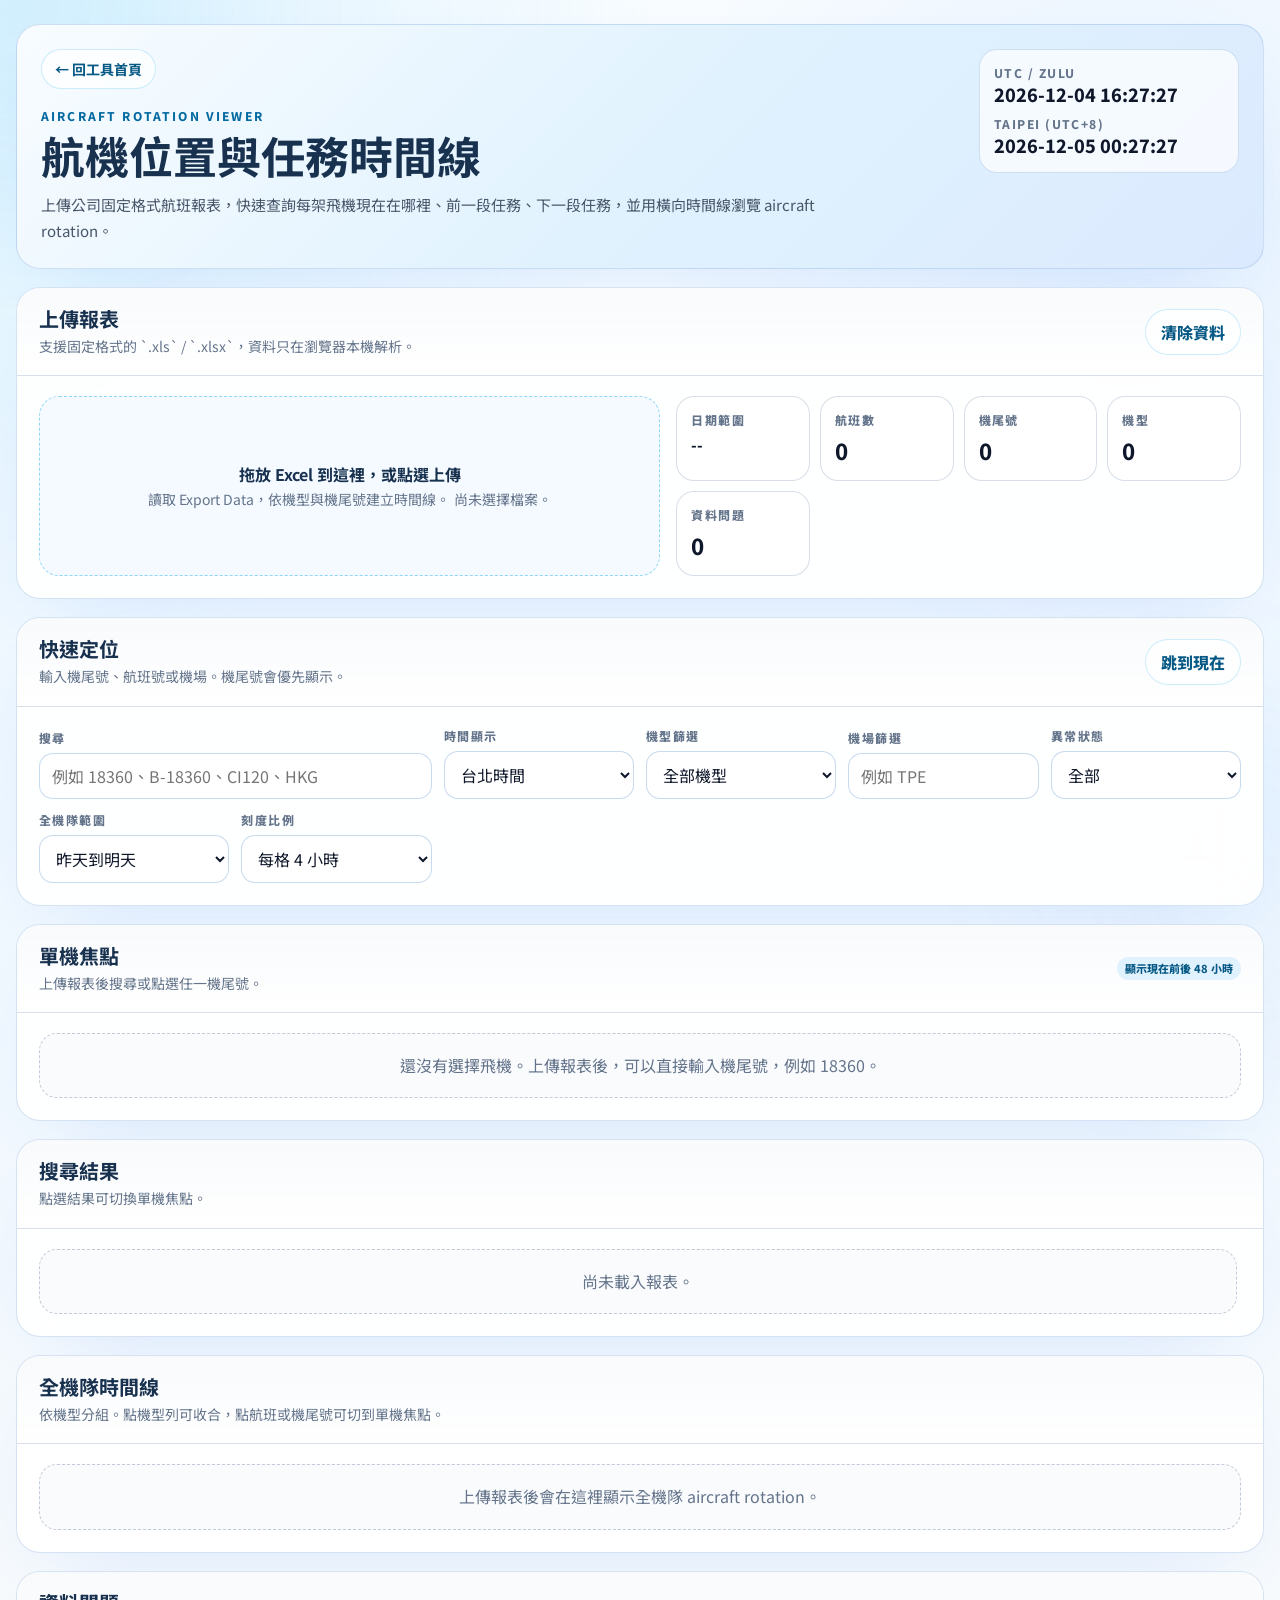
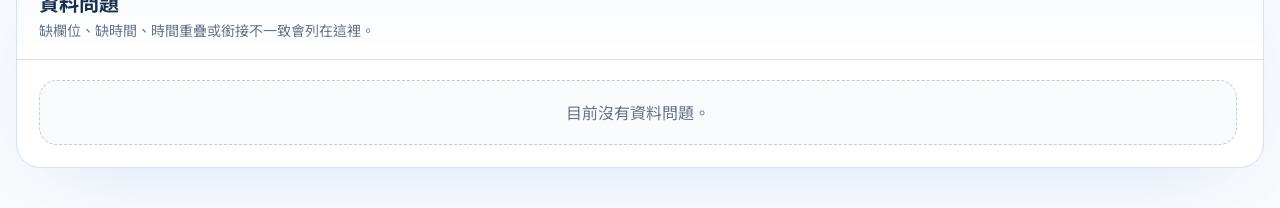
<file: aircraft_timeline.html>
<!DOCTYPE html>
<html lang="zh-Hant">
<head>
  <meta charset="UTF-8" />
  <meta name="viewport" content="width=device-width, initial-scale=1.0" />
  <title>航機位置與任務時間線</title>
  <link rel="preconnect" href="https://fonts.googleapis.com" />
  <link rel="preconnect" href="https://fonts.gstatic.com" crossorigin />
  <link href="https://fonts.googleapis.com/css2?family=Noto+Sans+TC:wght@400;500;600;700;800&display=swap" rel="stylesheet" />
  <script src="./vendor/sheet-parser.js"></script>
  <style>
    :root {
      --bg: #f5f9ff;
      --panel: rgba(255, 255, 255, 0.92);
      --panel-soft: rgba(248, 252, 255, 0.95);
      --line: rgba(125, 166, 214, 0.32);
      --line-strong: rgba(87, 140, 205, 0.5);
      --text: #17314f;
      --muted: #64748b;
      --accent: #0ea5e9;
      --accent-strong: #0369a1;
      --ok: #0284c7;
      --warn: #d97706;
      --danger: #dc2626;
      --plan: #64748b;
      --shadow: 0 28px 80px -44px rgba(59, 130, 246, 0.24);
      --radius: 24px;
    }

    * { box-sizing: border-box; }

    html, body {
      margin: 0;
      min-height: 100%;
      font-family: "Noto Sans TC", "PingFang TC", "Microsoft JhengHei", sans-serif;
      color: var(--text);
      background:
        radial-gradient(circle at top left, rgba(125, 211, 252, 0.24), transparent 30%),
        radial-gradient(circle at 88% 12%, rgba(191, 219, 254, 0.3), transparent 24%),
        linear-gradient(180deg, #f8fcff 0%, #eef7ff 42%, #f8fafc 100%);
    }

    body::before,
    body::after {
      content: "";
      position: fixed;
      width: 22rem;
      height: 22rem;
      border-radius: 999px;
      filter: blur(88px);
      pointer-events: none;
      z-index: 0;
      opacity: 0.25;
    }

    body::before {
      top: -10rem;
      left: -8rem;
      background: rgba(56, 189, 248, 0.25);
    }

    body::after {
      right: -8rem;
      bottom: -10rem;
      background: rgba(96, 165, 250, 0.2);
    }

    button,
    input,
    select {
      font: inherit;
    }

    button {
      cursor: pointer;
      border: 0;
    }

    .page {
      position: relative;
      z-index: 1;
      width: min(1680px, calc(100vw - 32px));
      margin: 0 auto;
      padding: 24px 0 40px;
      display: grid;
      gap: 18px;
    }

    .hero,
    .panel {
      border: 1px solid var(--line);
      background: var(--panel);
      border-radius: var(--radius);
      box-shadow: var(--shadow);
      backdrop-filter: blur(18px);
      overflow: hidden;
    }

    .hero {
      background: linear-gradient(135deg, #f8fcff 0%, #e0f2fe 52%, #dbeafe 100%);
      padding: 24px;
    }

    .hero-top {
      display: flex;
      align-items: flex-start;
      justify-content: space-between;
      gap: 18px;
      flex-wrap: wrap;
    }

    .back-link {
      display: inline-flex;
      align-items: center;
      gap: 8px;
      color: #075985;
      text-decoration: none;
      font-weight: 700;
      font-size: 14px;
      border: 1px solid rgba(14, 165, 233, 0.2);
      background: rgba(255, 255, 255, 0.68);
      border-radius: 999px;
      padding: 9px 13px;
    }

    .eyebrow {
      margin: 18px 0 8px;
      color: #0369a1;
      text-transform: uppercase;
      letter-spacing: 0.18em;
      font-size: 12px;
      font-weight: 800;
    }

    h1 {
      margin: 0;
      font-size: clamp(28px, 4vw, 44px);
      line-height: 1.08;
      letter-spacing: 0;
    }

    .subtitle {
      max-width: 840px;
      margin: 12px 0 0;
      color: #475569;
      line-height: 1.75;
      font-size: 15px;
    }

    .hero-clock {
      min-width: 260px;
      border: 1px solid rgba(125, 166, 214, 0.32);
      background: rgba(255, 255, 255, 0.7);
      border-radius: 18px;
      padding: 14px;
      display: grid;
      gap: 8px;
    }

    .clock-label,
    .field-label,
    .metric-label {
      color: #64748b;
      font-size: 12px;
      font-weight: 800;
      letter-spacing: 0.12em;
      text-transform: uppercase;
    }

    .clock-value {
      font-size: 18px;
      font-weight: 800;
      color: #0f172a;
    }

    .panel-header {
      padding: 18px 22px;
      border-bottom: 1px solid rgba(203, 213, 225, 0.7);
      background: linear-gradient(180deg, rgba(248, 250, 252, 0.98), rgba(255, 255, 255, 0.82));
      display: flex;
      align-items: center;
      justify-content: space-between;
      gap: 12px;
      flex-wrap: wrap;
    }

    .panel-title {
      margin: 0;
      font-size: 20px;
      line-height: 1.25;
    }

    .panel-copy {
      margin: 4px 0 0;
      color: var(--muted);
      line-height: 1.6;
      font-size: 14px;
    }

    .panel-body {
      padding: 20px 22px 22px;
    }

    .upload-grid {
      display: grid;
      grid-template-columns: minmax(280px, 1.1fr) minmax(280px, 1fr);
      gap: 16px;
      align-items: stretch;
    }

    .dropzone {
      border: 1.5px dashed rgba(14, 165, 233, 0.42);
      background: rgba(240, 249, 255, 0.72);
      border-radius: 20px;
      padding: 20px;
      min-height: 170px;
      display: grid;
      place-items: center;
      text-align: center;
      transition: border-color 180ms ease, background-color 180ms ease, transform 180ms ease;
    }

    .dropzone.is-dragging {
      border-color: rgba(2, 132, 199, 0.8);
      background: rgba(224, 242, 254, 0.95);
      transform: translateY(-1px);
    }

    .file-input {
      position: absolute;
      inline-size: 1px;
      block-size: 1px;
      opacity: 0;
      pointer-events: none;
    }

    .primary-button,
    .secondary-button,
    .chip-button {
      display: inline-flex;
      align-items: center;
      justify-content: center;
      gap: 8px;
      border-radius: 999px;
      font-weight: 800;
      transition: transform 180ms ease, box-shadow 180ms ease, background-color 180ms ease;
      white-space: nowrap;
    }

    .primary-button {
      padding: 11px 18px;
      color: white;
      background: linear-gradient(135deg, #0284c7, #2563eb);
      box-shadow: 0 18px 40px -24px rgba(37, 99, 235, 0.72);
    }

    .secondary-button,
    .chip-button {
      color: #075985;
      background: rgba(255, 255, 255, 0.82);
      border: 1px solid rgba(14, 165, 233, 0.2);
    }

    .secondary-button {
      padding: 10px 15px;
    }

    .chip-button {
      padding: 8px 12px;
      font-size: 13px;
    }

    .chip-button.is-active {
      color: white;
      background: #0284c7;
      border-color: #0284c7;
    }

    .primary-button:hover,
    .secondary-button:hover,
    .chip-button:hover {
      transform: translateY(-1px);
    }

    .status-line {
      margin: 12px 0 0;
      min-height: 22px;
      color: var(--muted);
      font-size: 14px;
      line-height: 1.55;
    }

    .status-line.ok { color: #0369a1; font-weight: 700; }
    .status-line.warn { color: #b45309; font-weight: 700; }
    .status-line.danger { color: #b91c1c; font-weight: 700; }

    .metrics-grid {
      display: grid;
      grid-template-columns: repeat(4, minmax(0, 1fr));
      gap: 10px;
    }

    .metric-card {
      border: 1px solid rgba(203, 213, 225, 0.75);
      background: rgba(255, 255, 255, 0.74);
      border-radius: 18px;
      padding: 14px;
      min-width: 0;
    }

    .metric-value {
      margin-top: 6px;
      font-size: 22px;
      font-weight: 800;
      color: #0f172a;
    }

    .controls-grid {
      display: grid;
      grid-template-columns: repeat(auto-fit, minmax(170px, 1fr));
      gap: 12px;
      align-items: end;
    }

    .controls-grid .field:first-child {
      grid-column: span 2;
    }

    .field {
      display: grid;
      gap: 7px;
    }

    .input,
    .select {
      width: 100%;
      min-height: 44px;
      border: 1px solid rgba(125, 166, 214, 0.42);
      border-radius: 14px;
      background: rgba(255, 255, 255, 0.9);
      color: #0f172a;
      padding: 10px 12px;
      outline: 0;
      transition: border-color 180ms ease, box-shadow 180ms ease;
    }

    .input:focus,
    .select:focus {
      border-color: rgba(14, 165, 233, 0.72);
      box-shadow: 0 0 0 4px rgba(14, 165, 233, 0.12);
    }

    .focus-layout {
      display: grid;
      grid-template-columns: minmax(320px, 0.76fr) minmax(0, 1.24fr);
      gap: 16px;
    }

    .status-card {
      border: 1px solid rgba(203, 213, 225, 0.75);
      background: var(--panel-soft);
      border-radius: 20px;
      padding: 18px;
      display: grid;
      gap: 14px;
    }

    .tail-heading {
      display: flex;
      align-items: center;
      justify-content: space-between;
      gap: 12px;
      flex-wrap: wrap;
    }

    .tail-number {
      font-size: clamp(28px, 4vw, 42px);
      line-height: 1;
      font-weight: 800;
      color: #0f172a;
    }

    .type-pill,
    .status-pill,
    .source-pill {
      display: inline-flex;
      align-items: center;
      border-radius: 999px;
      font-weight: 800;
      line-height: 1;
      white-space: nowrap;
    }

    .type-pill {
      color: #075985;
      background: #e0f2fe;
      padding: 8px 10px;
      font-size: 13px;
    }

    .status-pill {
      padding: 9px 11px;
      font-size: 13px;
    }

    .status-pill.ground { color: #0369a1; background: #e0f2fe; }
    .status-pill.flight { color: #166534; background: #dcfce7; }
    .status-pill.warn { color: #92400e; background: #fef3c7; }
    .status-pill.outside { color: #475569; background: #e2e8f0; }

    .status-text {
      margin: 0;
      font-size: 18px;
      line-height: 1.55;
      color: #0f172a;
      font-weight: 800;
    }

    .task-grid {
      display: grid;
      gap: 10px;
    }

    .task-card {
      border: 1px solid rgba(203, 213, 225, 0.75);
      background: rgba(255, 255, 255, 0.82);
      border-radius: 16px;
      padding: 13px;
    }

    .task-label {
      color: var(--muted);
      font-size: 12px;
      font-weight: 800;
      letter-spacing: 0.12em;
      text-transform: uppercase;
      margin-bottom: 7px;
    }

    .task-main {
      color: #0f172a;
      font-weight: 800;
      font-size: 15px;
      line-height: 1.4;
    }

    .task-sub {
      margin-top: 5px;
      color: #64748b;
      font-size: 13px;
      line-height: 1.55;
    }

    .timeline-shell {
      border: 1px solid rgba(203, 213, 225, 0.75);
      background: rgba(255, 255, 255, 0.76);
      border-radius: 20px;
      overflow: hidden;
      min-width: 0;
    }

    .timeline-toolbar {
      display: flex;
      align-items: center;
      justify-content: space-between;
      gap: 12px;
      flex-wrap: wrap;
      padding: 12px;
      border-bottom: 1px solid rgba(203, 213, 225, 0.7);
      background: rgba(248, 250, 252, 0.8);
    }

    .timeline-scroll {
      overflow-x: auto;
      overflow-y: hidden;
      scrollbar-width: thin;
      scrollbar-color: rgba(100, 116, 139, 0.35) transparent;
    }

    .timeline-canvas {
      position: relative;
      min-width: 880px;
      height: 190px;
      background: linear-gradient(180deg, rgba(248, 250, 252, 0.92), rgba(255, 255, 255, 0.96));
    }

    .axis {
      position: absolute;
      inset: 0 0 auto;
      height: 38px;
      border-bottom: 1px solid rgba(203, 213, 225, 0.72);
    }

    .axis-tick {
      position: absolute;
      top: 9px;
      transform: translateX(-50%);
      color: #64748b;
      font-size: 11px;
      font-weight: 700;
      white-space: nowrap;
    }

    .time-grid-line {
      position: absolute;
      top: 0;
      bottom: 0;
      width: 1px;
      background: rgba(148, 163, 184, 0.2);
      z-index: 1;
    }

    .time-grid-line.major {
      background: rgba(14, 165, 233, 0.34);
    }

    .time-grid-label {
      position: absolute;
      top: 9px;
      transform: translateX(-50%);
      color: #64748b;
      font-size: 11px;
      font-weight: 700;
      white-space: nowrap;
      z-index: 3;
    }

    .now-line {
      position: absolute;
      top: 0;
      bottom: 0;
      width: 2px;
      background: #ef4444;
      box-shadow: 0 0 0 3px rgba(239, 68, 68, 0.12);
      z-index: 8;
    }

    .flight-block,
    .ground-block {
      position: absolute;
      top: 64px;
      height: 48px;
      border-radius: 12px;
      overflow: hidden;
      display: flex;
      align-items: center;
      padding: 7px 9px;
      font-size: 12px;
      line-height: 1.2;
      white-space: nowrap;
    }

    .flight-block {
      color: white;
      background: linear-gradient(135deg, #0284c7, #2563eb);
      border: 1px solid rgba(255, 255, 255, 0.45);
      box-shadow: 0 18px 36px -28px rgba(37, 99, 235, 0.92);
      z-index: 4;
      cursor: default;
    }

    .flight-block.planned {
      color: #075985;
      background: rgba(224, 242, 254, 0.92);
      border: 1px dashed rgba(2, 132, 199, 0.55);
      box-shadow: none;
    }

    .flight-block.active {
      outline: 3px solid rgba(34, 197, 94, 0.35);
      background: linear-gradient(135deg, #059669, #0284c7);
    }

    .flight-block.issue {
      outline: 3px solid rgba(245, 158, 11, 0.28);
    }

    .ground-block {
      top: 122px;
      height: 30px;
      color: #475569;
      background: rgba(226, 232, 240, 0.72);
      border: 1px solid rgba(148, 163, 184, 0.35);
      justify-content: center;
      z-index: 2;
    }

    .block-title {
      font-weight: 800;
      overflow: hidden;
      text-overflow: ellipsis;
    }

    .block-sub {
      opacity: 0.88;
      overflow: hidden;
      text-overflow: ellipsis;
      margin-top: 2px;
    }

    .fleet-wrap {
      border: 1px solid rgba(203, 213, 225, 0.75);
      border-radius: 20px;
      overflow: auto;
      max-height: 620px;
      background: rgba(255, 255, 255, 0.82);
      scrollbar-width: thin;
    }

    .fleet-grid {
      display: grid;
      grid-template-columns: 168px minmax(900px, 1fr);
      min-width: 1080px;
    }

    .fleet-header {
      position: sticky;
      top: 0;
      z-index: 20;
      display: grid;
      grid-template-columns: 168px minmax(900px, 1fr);
      grid-column: 1 / -1;
    }

    .fleet-head-cell {
      min-height: 42px;
      border-bottom: 1px solid rgba(203, 213, 225, 0.8);
      background: #f8fafc;
      color: #475569;
      font-size: 12px;
      font-weight: 800;
      letter-spacing: 0.12em;
      text-transform: uppercase;
      display: flex;
      align-items: center;
      padding: 0 12px;
    }

    .fleet-axis-cell {
      position: relative;
      min-height: 42px;
      overflow: hidden;
      padding: 0;
    }

    .fleet-left {
      position: sticky;
      left: 0;
      z-index: 5;
      min-height: 44px;
      border-right: 1px solid rgba(203, 213, 225, 0.8);
      border-bottom: 1px solid rgba(226, 232, 240, 0.86);
      background: rgba(248, 250, 252, 0.96);
      display: flex;
      align-items: center;
      gap: 8px;
      padding: 0 10px;
      font-size: 13px;
      font-weight: 800;
    }

    .fleet-left.type-row {
      color: #075985;
      background: #e0f2fe;
      min-height: 36px;
      cursor: pointer;
    }

    .fleet-row {
      position: relative;
      min-height: 44px;
      border-bottom: 1px solid rgba(226, 232, 240, 0.86);
      background: rgba(255, 255, 255, 0.96);
    }

    .fleet-row.type-row {
      min-height: 36px;
      background: #eff6ff;
    }

    .mini-block {
      position: absolute;
      top: 8px;
      height: 28px;
      border-radius: 9px;
      color: white;
      background: #0284c7;
      padding: 5px 7px;
      font-size: 11px;
      font-weight: 800;
      overflow: hidden;
      text-overflow: ellipsis;
      white-space: nowrap;
      cursor: pointer;
    }

    .mini-block.planned {
      color: #075985;
      background: #e0f2fe;
      border: 1px dashed rgba(2, 132, 199, 0.52);
    }

    .mini-block.active {
      background: #059669;
    }

    .mini-block.issue {
      box-shadow: 0 0 0 2px rgba(245, 158, 11, 0.35);
    }

    .flight-tooltip {
      position: fixed;
      z-index: 80;
      max-width: min(320px, calc(100vw - 28px));
      border: 1px solid rgba(14, 165, 233, 0.28);
      border-radius: 14px;
      background: rgba(15, 23, 42, 0.94);
      color: white;
      box-shadow: 0 22px 48px -28px rgba(15, 23, 42, 0.7);
      padding: 10px 12px;
      font-size: 13px;
      line-height: 1.55;
      white-space: pre-line;
      pointer-events: none;
      opacity: 0;
      transform: translate3d(0, 4px, 0);
      transition: opacity 90ms ease, transform 90ms ease;
    }

    .flight-tooltip.is-visible {
      opacity: 1;
      transform: translate3d(0, 0, 0);
    }

    .fleet-now {
      position: absolute;
      top: 0;
      bottom: 0;
      width: 2px;
      background: rgba(239, 68, 68, 0.9);
      z-index: 2;
    }

    .results-list,
    .issues-list {
      display: grid;
      gap: 8px;
      max-height: 240px;
      overflow: auto;
      padding-right: 4px;
    }

    .result-item,
    .issue-item {
      border: 1px solid rgba(203, 213, 225, 0.75);
      border-radius: 14px;
      background: rgba(255, 255, 255, 0.82);
      padding: 10px 12px;
      display: flex;
      align-items: center;
      justify-content: space-between;
      gap: 10px;
      text-align: left;
      width: 100%;
    }

    .result-item:hover {
      border-color: rgba(14, 165, 233, 0.42);
      background: #f0f9ff;
    }

    .result-main,
    .issue-main {
      color: #0f172a;
      font-weight: 800;
      line-height: 1.35;
    }

    .result-sub,
    .issue-sub {
      margin-top: 3px;
      color: #64748b;
      font-size: 12px;
      line-height: 1.45;
    }

    .source-pill {
      padding: 6px 8px;
      font-size: 11px;
      color: #075985;
      background: #e0f2fe;
    }

    .empty-state {
      border: 1px dashed rgba(148, 163, 184, 0.55);
      border-radius: 18px;
      background: rgba(248, 250, 252, 0.72);
      color: #64748b;
      padding: 18px;
      line-height: 1.7;
      text-align: center;
    }

    .hidden {
      display: none !important;
    }

    @media (max-width: 1100px) {
      .upload-grid,
      .focus-layout,
      .controls-grid {
        grid-template-columns: 1fr;
      }

      .metrics-grid {
        grid-template-columns: repeat(2, minmax(0, 1fr));
      }
    }

    @media (max-width: 640px) {
      .page {
        width: min(100% - 20px, 1680px);
        padding-top: 12px;
      }

      .hero,
      .panel {
        border-radius: 18px;
      }

      .panel-header,
      .panel-body,
      .hero {
        padding-left: 14px;
        padding-right: 14px;
      }

      .metrics-grid {
        grid-template-columns: 1fr;
      }

      .hero-clock {
        min-width: 100%;
      }
    }
  </style>
</head>
<body>
  <div class="page">
    <header class="hero">
      <div class="hero-top">
        <div>
          <a class="back-link" href="./index.html">← 回工具首頁</a>
          <div class="eyebrow">Aircraft Rotation Viewer</div>
          <h1>航機位置與任務時間線</h1>
          <p class="subtitle">上傳公司固定格式航班報表，快速查詢每架飛機現在在哪裡、前一段任務、下一段任務，並用橫向時間線瀏覽 aircraft rotation。</p>
        </div>
        <div class="hero-clock">
          <div>
            <div class="clock-label">UTC / Zulu</div>
            <div id="utcClock" class="clock-value">--:--:--</div>
          </div>
          <div>
            <div class="clock-label">Taipei (UTC+8)</div>
            <div id="taipeiClock" class="clock-value">--:--:--</div>
          </div>
        </div>
      </div>
    </header>

    <section class="panel">
      <div class="panel-header">
        <div>
          <h2 class="panel-title">上傳報表</h2>
          <p class="panel-copy">支援固定格式的 `.xls` / `.xlsx`，資料只在瀏覽器本機解析。</p>
        </div>
        <button id="resetButton" class="secondary-button" type="button">清除資料</button>
      </div>
      <div class="panel-body">
        <div class="upload-grid">
          <label id="dropzone" class="dropzone" for="fileInput">
            <input id="fileInput" class="file-input" type="file" accept=".xls,.xlsx,.xlsm,application/vnd.ms-excel,application/vnd.openxmlformats-officedocument.spreadsheetml.sheet" />
            <span>
              <strong>拖放 Excel 到這裡，或點選上傳</strong><br />
              <span style="color:#64748b;font-size:14px;">讀取 Export Data，依機型與機尾號建立時間線。</span>
              <span id="uploadStatus" class="status-line">尚未選擇檔案。</span>
            </span>
          </label>

          <div class="metrics-grid" aria-live="polite">
            <div class="metric-card">
              <div class="metric-label">日期範圍</div>
              <div id="metricRange" class="metric-value" style="font-size:15px;line-height:1.45;">--</div>
            </div>
            <div class="metric-card">
              <div class="metric-label">航班數</div>
              <div id="metricFlights" class="metric-value">0</div>
            </div>
            <div class="metric-card">
              <div class="metric-label">機尾號</div>
              <div id="metricTails" class="metric-value">0</div>
            </div>
            <div class="metric-card">
              <div class="metric-label">機型</div>
              <div id="metricTypes" class="metric-value">0</div>
            </div>
            <div class="metric-card">
              <div class="metric-label">資料問題</div>
              <div id="metricIssues" class="metric-value">0</div>
            </div>
          </div>
        </div>
      </div>
    </section>

    <section class="panel">
      <div class="panel-header">
        <div>
          <h2 class="panel-title">快速定位</h2>
          <p class="panel-copy">輸入機尾號、航班號或機場。機尾號會優先顯示。</p>
        </div>
        <button id="jumpNowButton" class="secondary-button" type="button">跳到現在</button>
      </div>
      <div class="panel-body">
        <div class="controls-grid">
          <div class="field">
            <label class="field-label" for="searchInput">搜尋</label>
            <input id="searchInput" class="input" type="search" placeholder="例如 18360、B-18360、CI120、HKG" autocomplete="off" />
          </div>
          <div class="field">
            <label class="field-label" for="timeModeSelect">時間顯示</label>
            <select id="timeModeSelect" class="select">
              <option value="taipei">台北時間</option>
              <option value="utc">UTC</option>
              <option value="local">報表 Local</option>
            </select>
          </div>
          <div class="field">
            <label class="field-label" for="typeFilter">機型篩選</label>
            <select id="typeFilter" class="select">
              <option value="">全部機型</option>
            </select>
          </div>
          <div class="field">
            <label class="field-label" for="airportFilter">機場篩選</label>
            <input id="airportFilter" class="input" type="text" placeholder="例如 TPE" />
          </div>
          <div class="field">
            <label class="field-label" for="issueFilter">異常狀態</label>
            <select id="issueFilter" class="select">
              <option value="">全部</option>
              <option value="issues">只看異常</option>
            </select>
          </div>
          <div class="field">
            <label class="field-label" for="fleetWindowSelect">全機隊範圍</label>
            <select id="fleetWindowSelect" class="select">
              <option value="threeDays">昨天到明天</option>
              <option value="today">今天</option>
              <option value="tomorrow">明天</option>
              <option value="report">全報表</option>
            </select>
          </div>
          <div class="field">
            <label class="field-label" for="timeScaleSelect">刻度比例</label>
            <select id="timeScaleSelect" class="select">
              <option value="2">每格 2 小時</option>
              <option value="4" selected>每格 4 小時</option>
              <option value="6">每格 6 小時</option>
            </select>
          </div>
        </div>
      </div>
    </section>

    <section class="panel" id="focusPanel">
      <div class="panel-header">
        <div>
          <h2 class="panel-title">單機焦點</h2>
          <p id="focusHint" class="panel-copy">上傳報表後搜尋或點選任一機尾號。</p>
        </div>
        <div class="source-pill">顯示現在前後 48 小時</div>
      </div>
      <div class="panel-body">
        <div id="emptyFocus" class="empty-state">還沒有選擇飛機。上傳報表後，可以直接輸入機尾號，例如 18360。</div>
        <div id="focusContent" class="focus-layout hidden">
          <aside class="status-card">
            <div class="tail-heading">
              <div>
                <div id="focusTail" class="tail-number">B------</div>
                <div id="focusType" class="type-pill" style="margin-top:10px;">--</div>
              </div>
              <div id="focusStatusPill" class="status-pill outside">--</div>
            </div>
            <p id="focusStatusText" class="status-text">--</p>
            <div class="task-grid">
              <div class="task-card">
                <div class="task-label">前一段任務</div>
                <div id="prevTask" class="task-main">--</div>
                <div id="prevTaskSub" class="task-sub"></div>
              </div>
              <div class="task-card">
                <div class="task-label">目前任務</div>
                <div id="currentTask" class="task-main">--</div>
                <div id="currentTaskSub" class="task-sub"></div>
              </div>
              <div class="task-card">
                <div class="task-label">下一段任務</div>
                <div id="nextTask" class="task-main">--</div>
                <div id="nextTaskSub" class="task-sub"></div>
              </div>
            </div>
          </aside>
          <div class="timeline-shell">
            <div class="timeline-toolbar">
              <strong>單機時間線</strong>
              <span id="singleRangeLabel" style="color:#64748b;font-size:13px;">--</span>
            </div>
            <div class="timeline-scroll">
              <div id="singleTimeline" class="timeline-canvas"></div>
            </div>
          </div>
        </div>
      </div>
    </section>

    <section class="panel">
      <div class="panel-header">
        <div>
          <h2 class="panel-title">搜尋結果</h2>
          <p class="panel-copy">點選結果可切換單機焦點。</p>
        </div>
      </div>
      <div class="panel-body">
        <div id="resultsList" class="results-list">
          <div class="empty-state">尚無搜尋結果。</div>
        </div>
      </div>
    </section>

    <section class="panel">
      <div class="panel-header">
        <div>
          <h2 class="panel-title">全機隊時間線</h2>
          <p class="panel-copy">依機型分組。點機型列可收合，點航班或機尾號可切到單機焦點。</p>
        </div>
      </div>
      <div class="panel-body">
        <div id="fleetEmpty" class="empty-state">上傳報表後會在這裡顯示全機隊 aircraft rotation。</div>
        <div id="fleetWrap" class="fleet-wrap hidden">
          <div id="fleetGrid" class="fleet-grid"></div>
        </div>
      </div>
    </section>

    <section class="panel">
      <div class="panel-header">
        <div>
          <h2 class="panel-title">資料問題</h2>
          <p class="panel-copy">缺欄位、缺時間、時間重疊或銜接不一致會列在這裡。</p>
        </div>
      </div>
      <div class="panel-body">
        <div id="issuesList" class="issues-list">
          <div class="empty-state">尚無資料問題。</div>
        </div>
      </div>
    </section>
  </div>

  <div id="flightTooltip" class="flight-tooltip" role="tooltip" aria-hidden="true"></div>

  <script>
    const REQUIRED_COLUMNS = [
      "LATEST_EQP_CD",
      "LATEST_TAIL_NR",
      "ALN_CD",
      "FLT_NR",
      "LATEST_DEP_ARP_CD",
      "LATEST_ARV_ARP_CD",
      "SCH_ETD",
      "SCH_ETA",
      "ACTUAL_OFFBLOCKS",
      "ACTUAL_ONBLOCKS"
    ];

    const state = {
      flights: [],
      issues: [],
      byTail: new Map(),
      byType: new Map(),
      byFlight: new Map(),
      byAirport: new Map(),
      collapsedTypes: new Set(),
      selectedTail: "",
      fleetWindow: "threeDays",
      timeScaleHours: 4,
      timeMode: "taipei",
      reportMin: null,
      reportMax: null
    };

    const el = {
      utcClock: document.getElementById("utcClock"),
      taipeiClock: document.getElementById("taipeiClock"),
      fileInput: document.getElementById("fileInput"),
      dropzone: document.getElementById("dropzone"),
      uploadStatus: document.getElementById("uploadStatus"),
      resetButton: document.getElementById("resetButton"),
      metricRange: document.getElementById("metricRange"),
      metricFlights: document.getElementById("metricFlights"),
      metricTails: document.getElementById("metricTails"),
      metricTypes: document.getElementById("metricTypes"),
      metricIssues: document.getElementById("metricIssues"),
      searchInput: document.getElementById("searchInput"),
      timeModeSelect: document.getElementById("timeModeSelect"),
      typeFilter: document.getElementById("typeFilter"),
      airportFilter: document.getElementById("airportFilter"),
      issueFilter: document.getElementById("issueFilter"),
      fleetWindowSelect: document.getElementById("fleetWindowSelect"),
      timeScaleSelect: document.getElementById("timeScaleSelect"),
      jumpNowButton: document.getElementById("jumpNowButton"),
      emptyFocus: document.getElementById("emptyFocus"),
      focusContent: document.getElementById("focusContent"),
      focusHint: document.getElementById("focusHint"),
      focusTail: document.getElementById("focusTail"),
      focusType: document.getElementById("focusType"),
      focusStatusPill: document.getElementById("focusStatusPill"),
      focusStatusText: document.getElementById("focusStatusText"),
      prevTask: document.getElementById("prevTask"),
      prevTaskSub: document.getElementById("prevTaskSub"),
      currentTask: document.getElementById("currentTask"),
      currentTaskSub: document.getElementById("currentTaskSub"),
      nextTask: document.getElementById("nextTask"),
      nextTaskSub: document.getElementById("nextTaskSub"),
      singleTimeline: document.getElementById("singleTimeline"),
      singleRangeLabel: document.getElementById("singleRangeLabel"),
      resultsList: document.getElementById("resultsList"),
      fleetEmpty: document.getElementById("fleetEmpty"),
      fleetWrap: document.getElementById("fleetWrap"),
      fleetGrid: document.getElementById("fleetGrid"),
      issuesList: document.getElementById("issuesList"),
      flightTooltip: document.getElementById("flightTooltip")
    };

    function pad2(value) {
      return String(value).padStart(2, "0");
    }

    function formatClock(date, utcOffsetHours = 0) {
      const shifted = new Date(date.getTime() + utcOffsetHours * 60 * 60 * 1000);
      return `${shifted.getUTCFullYear()}-${pad2(shifted.getUTCMonth() + 1)}-${pad2(shifted.getUTCDate())} ${pad2(shifted.getUTCHours())}:${pad2(shifted.getUTCMinutes())}:${pad2(shifted.getUTCSeconds())}`;
    }

    function updateClocks() {
      const now = new Date();
      el.utcClock.textContent = formatClock(now, 0);
      el.taipeiClock.textContent = formatClock(now, 8);
    }

    function normalizeText(value) {
      if (value === null || value === undefined) return "";
      return String(value).trim();
    }

    function normalizeTail(value) {
      return normalizeText(value).replace(/^B[-\s]?/i, "").replace(/\s+/g, "").toUpperCase();
    }

    function displayTail(value) {
      const tail = normalizeTail(value);
      if (!tail) return "未分配";
      return tail.startsWith("B-") ? tail : `B-${tail}`;
    }

    function formatFlightNo(row) {
      const airline = normalizeText(row.ALN_CD);
      const nr = normalizeText(row.FLT_NR).padStart(4, "0");
      const suffix = normalizeText(row.OP_SUFFIX);
      return `${airline}${nr}${suffix}`.trim();
    }

    function normalizeFlightToken(value) {
      const token = normalizeText(value).toUpperCase().replace(/\s+/g, "");
      const match = token.match(/^([A-Z]+)0*(\d+)(.*)$/);
      if (!match) return token;
      return `${match[1]}${Number(match[2])}${match[3] || ""}`;
    }

    function formatDisplayFlightNo(flightNo) {
      return normalizeFlightToken(flightNo);
    }

    function buildFlightTooltip(flight, includeTail = false) {
      const depLabel = flight.actualOffblocksUtc ? "ATD" : "ETD";
      const arrLabel = flight.actualOnblocksUtc ? "ATA" : "ETA";
      const depTime = flight.actualOffblocksUtc || flight.scheduledDepUtc || flight.timelineStartUtc;
      const arrTime = flight.actualOnblocksUtc || flight.scheduledArrUtc || flight.timelineEndUtc;
      const depLocal = flight.actualOffblocksUtc ? flight.localTimes.actualOffblocks : flight.localTimes.scheduledDep;
      const arrLocal = flight.actualOnblocksUtc ? flight.localTimes.actualOnblocks : flight.localTimes.scheduledArr;
      const lines = [];
      if (includeTail) lines.push(`機尾號：${flight.tailNumberDisplay}`);
      lines.push(`航班：${formatDisplayFlightNo(flight.flightNo)}`);
      lines.push(`起飛站：${flight.dep}`);
      lines.push(`終點站：${flight.arr}`);
      lines.push(`${depLabel}：${formatDateTime(depTime, state.timeMode, depLocal)}`);
      lines.push(`${arrLabel}：${formatDateTime(arrTime, state.timeMode, arrLocal)}`);
      return lines.join("\n");
    }

    function positionFlightTooltip(event) {
      const tooltip = el.flightTooltip;
      if (!tooltip || !tooltip.classList.contains("is-visible")) return;
      const margin = 14;
      const offset = 14;
      const rect = tooltip.getBoundingClientRect();
      let left = event.clientX + offset;
      let top = event.clientY + offset;
      if (left + rect.width + margin > window.innerWidth) {
        left = event.clientX - rect.width - offset;
      }
      if (top + rect.height + margin > window.innerHeight) {
        top = event.clientY - rect.height - offset;
      }
      tooltip.style.left = `${Math.max(margin, left)}px`;
      tooltip.style.top = `${Math.max(margin, top)}px`;
    }

    function showFlightTooltip(event, target) {
      const tooltipText = target.dataset.tooltip;
      if (!tooltipText) return;
      el.flightTooltip.textContent = tooltipText;
      el.flightTooltip.setAttribute("aria-hidden", "false");
      el.flightTooltip.classList.add("is-visible");
      positionFlightTooltip(event);
    }

    function hideFlightTooltip() {
      el.flightTooltip.classList.remove("is-visible");
      el.flightTooltip.setAttribute("aria-hidden", "true");
    }

    function normalizeAircraftFamily(value) {
      const code = normalizeText(value).toUpperCase();
      const familyMap = {
        "32Q": "321",
        "A321": "321",
        "A320": "320",
        "33A": "330",
        "33C": "330",
        "333": "330",
        "A333": "330",
        "A332": "330",
        "359": "350",
        "35C": "350",
        "35D": "350",
        "A359": "350",
        "738": "737",
        "B738": "737",
        "B737F": "737",
        "77W": "777",
        "77X": "777",
        "B77W": "777",
        "B773": "777",
        "B772": "777",
        "B777": "777",
        "B777F": "777",
        "74Y": "747",
        "B744F": "747",
        "B748F": "747",
        "B767": "767",
        "B787": "787",
        "B789": "787",
        "B78X": "787"
      };
      return familyMap[code] || code || "UNKNOWN";
    }

    function parseDateValue(value) {
      if (!value && value !== 0) return null;
      if (typeof value === "number" && window.XLSX && XLSX.SSF) {
        const parsed = XLSX.SSF.parse_date_code(value);
        if (!parsed) return null;
        return new Date(Date.UTC(parsed.y, parsed.m - 1, parsed.d, parsed.H || 0, parsed.M || 0, Math.floor(parsed.S || 0)));
      }
      if (value instanceof Date && !Number.isNaN(value.getTime())) {
        return new Date(Date.UTC(
          value.getFullYear(),
          value.getMonth(),
          value.getDate(),
          value.getHours(),
          value.getMinutes(),
          value.getSeconds()
        ));
      }
      const text = normalizeText(value);
      if (!text) return null;
      const normalized = text
        .replace(/\//g, "-")
        .replace("T", " ")
        .replace(/\s+/g, " ")
        .trim();
      const match = normalized.match(/^(\d{4})-(\d{1,2})-(\d{1,2})(?:\s+(\d{1,2}):(\d{2})(?::(\d{2}))?)?$/);
      if (match) {
        const [, y, m, d, hh = "0", mm = "0", ss = "0"] = match;
        return new Date(Date.UTC(Number(y), Number(m) - 1, Number(d), Number(hh), Number(mm), Number(ss)));
      }
      const fallback = new Date(text);
      return Number.isNaN(fallback.getTime()) ? null : fallback;
    }

    function dateMs(date) {
      return date instanceof Date ? date.getTime() : Number.NaN;
    }

    function formatDateTime(date, mode = state.timeMode, localValue = null) {
      if (mode === "local" && localValue) {
        const localDate = parseDateValue(localValue);
        if (localDate) return `${pad2(localDate.getUTCMonth() + 1)}/${pad2(localDate.getUTCDate())} ${pad2(localDate.getUTCHours())}:${pad2(localDate.getUTCMinutes())}L`;
      }
      const offset = mode === "taipei" ? 8 : 0;
      const shifted = new Date(date.getTime() + offset * 60 * 60 * 1000);
      const suffix = mode === "taipei" ? "TPE" : "Z";
      return `${pad2(shifted.getUTCMonth() + 1)}/${pad2(shifted.getUTCDate())} ${pad2(shifted.getUTCHours())}:${pad2(shifted.getUTCMinutes())}${suffix}`;
    }

    function formatDuration(ms) {
      if (!Number.isFinite(ms) || ms < 0) return "--";
      const totalMinutes = Math.round(ms / 60000);
      const hours = Math.floor(totalMinutes / 60);
      const minutes = totalMinutes % 60;
      if (hours <= 0) return `${minutes}分`;
      return `${hours}小時${pad2(minutes)}分`;
    }

    function resetState() {
      state.flights = [];
      state.issues = [];
      state.byTail = new Map();
      state.byType = new Map();
      state.byFlight = new Map();
      state.byAirport = new Map();
      state.collapsedTypes = new Set();
      state.selectedTail = "";
      state.fleetWindow = "threeDays";
      state.timeScaleHours = 4;
      state.reportMin = null;
      state.reportMax = null;
      el.fileInput.value = "";
      el.uploadStatus.textContent = "尚未選擇檔案。";
      el.uploadStatus.className = "status-line";
      el.searchInput.value = "";
      el.airportFilter.value = "";
      el.issueFilter.value = "";
      el.fleetWindowSelect.value = "threeDays";
      el.timeScaleSelect.value = "4";
      renderAll();
    }

    function pushIndex(map, key, value) {
      if (!key) return;
      const normalized = String(key).toUpperCase();
      if (!map.has(normalized)) map.set(normalized, []);
      map.get(normalized).push(value);
    }

    function buildFlight(row, index) {
      const tailNumberRaw = normalizeTail(row.LATEST_TAIL_NR);
      const dep = normalizeText(row.LATEST_DEP_ARP_CD).toUpperCase();
      const arr = normalizeText(row.LATEST_ARV_ARP_CD).toUpperCase();
      const scheduledDepUtc = parseDateValue(row.SCH_ETD);
      const scheduledArrUtc = parseDateValue(row.SCH_ETA);
      const actualOffblocksUtc = parseDateValue(row.ACTUAL_OFFBLOCKS);
      const actualOnblocksUtc = parseDateValue(row.ACTUAL_ONBLOCKS);
      const timelineStartUtc = actualOffblocksUtc || scheduledDepUtc;
      const timelineEndUtc = actualOnblocksUtc || scheduledArrUtc;
      const missing = [];
      const aircraftType = normalizeText(row.LATEST_EQP_CD) || "UNKNOWN";

      if (!tailNumberRaw) missing.push("缺機尾號");
      if (!dep) missing.push("缺出發機場");
      if (!arr) missing.push("缺到達機場");
      if (!timelineStartUtc) missing.push("缺出發時間");
      if (!timelineEndUtc) missing.push("缺到達時間");
      if (timelineStartUtc && timelineEndUtc && timelineEndUtc < timelineStartUtc) missing.push("到達時間早於出發時間");

      const flight = {
        airlineCode: normalizeText(row.ALN_CD).toUpperCase(),
        aircraftType,
        aircraftFamily: normalizeAircraftFamily(aircraftType),
        tailNumberRaw,
        tailNumberDisplay: displayTail(tailNumberRaw),
        flightNo: formatFlightNo(row),
        dep,
        arr,
        serviceType: normalizeText(row.SVC_TYPE),
        operator: normalizeText(row.ACF_OPER),
        timelineStartUtc,
        timelineEndUtc,
        startSource: actualOffblocksUtc ? "actual" : "planned",
        endSource: actualOnblocksUtc ? "actual" : "planned",
        scheduledDepUtc,
        scheduledArrUtc,
        actualOffblocksUtc,
        actualOnblocksUtc,
        actualAirborneUtc: parseDateValue(row.ACTUAL_AIRBORNE),
        actualLandingUtc: parseDateValue(row.ACTUAL_LANDING),
        localTimes: {
          scheduledDep: row.SCH_ETD_LCL,
          scheduledArr: row.SCH_ETA_LCL,
          actualOffblocks: row.ACTUAL_OFFBLOCKS_LCL,
          actualOnblocks: row.ACTUAL_ONBLOCKS_LCL,
          actualAirborne: row.ACTUAL_AIRBORNE_LCL,
          actualLanding: row.ACTUAL_LANDING_LCL
        },
        depGate: normalizeText(row.DEP_GATE),
        arrGate: normalizeText(row.ARV_GATE),
        rawRowIndex: index + 2,
        issues: missing
      };

      return flight;
    }

    function buildModel(rows) {
      const flights = [];
      const issues = [];

      rows.forEach((row, index) => {
        const flight = buildFlight(row, index);
        if (!["CI", "AE"].includes(flight.airlineCode)) {
          return;
        }
        if (flight.issues.length) {
          issues.push({
            level: "資料缺漏",
            title: `第 ${flight.rawRowIndex} 列 ${flight.flightNo || ""}`,
            detail: flight.issues.join("、")
          });
          return;
        }
        flights.push(flight);
      });

      flights.sort((a, b) => dateMs(a.timelineStartUtc) - dateMs(b.timelineStartUtc));

      const byTail = new Map();
      const byType = new Map();
      const byFlight = new Map();
      const byAirport = new Map();

      flights.forEach((flight) => {
        pushIndex(byTail, flight.tailNumberRaw, flight);
        pushIndex(byType, flight.aircraftFamily, flight);
        pushIndex(byFlight, flight.flightNo, flight);
        pushIndex(byFlight, normalizeFlightToken(flight.flightNo), flight);
        pushIndex(byAirport, flight.dep, flight);
        pushIndex(byAirport, flight.arr, flight);
      });

      for (const [tail, list] of byTail.entries()) {
        list.sort((a, b) => dateMs(a.timelineStartUtc) - dateMs(b.timelineStartUtc));
        for (let i = 0; i < list.length; i += 1) {
          const current = list[i];
          const next = list[i + 1];
          if (!next) continue;
          if (current.timelineEndUtc > next.timelineStartUtc) {
            current.hasOverlap = true;
            next.hasOverlap = true;
            issues.push({
              level: "時間重疊",
              title: `${current.tailNumberDisplay} ${current.flightNo} / ${next.flightNo}`,
              detail: `${formatDateTime(current.timelineEndUtc)} 之後才結束，但下一班 ${formatDateTime(next.timelineStartUtc)} 已開始。`
            });
          }
          if (current.arr && next.dep && current.arr !== next.dep) {
            current.hasConnectionIssue = true;
            next.hasConnectionIssue = true;
            issues.push({
              level: "位置銜接",
              title: `${current.tailNumberDisplay} ${current.flightNo} → ${next.flightNo}`,
              detail: `上一班到 ${current.arr}，下一班從 ${next.dep} 出發。`
            });
          }
        }
      }

      state.flights = flights;
      state.issues = issues;
      state.byTail = byTail;
      state.byType = byType;
      state.byFlight = byFlight;
      state.byAirport = byAirport;
      state.reportMin = flights.length ? new Date(Math.min(...flights.map((flight) => dateMs(flight.timelineStartUtc)))) : null;
      state.reportMax = flights.length ? new Date(Math.max(...flights.map((flight) => dateMs(flight.timelineEndUtc)))) : null;
    }

    function validateColumns(rows) {
      if (!rows.length) {
        throw new Error("Export Data 工作表沒有可讀取的資料。");
      }
      const first = rows[0] || {};
      const missing = REQUIRED_COLUMNS.filter((column) => !(column in first));
      if (missing.length) {
        throw new Error(`報表欄位不完整：缺少 ${missing.join("、")}`);
      }
    }

    async function handleFile(file) {
      if (!window.XLSX) {
        el.uploadStatus.textContent = "Excel 解析套件尚未載入，請確認網路可連到 CDN 後重試。";
        el.uploadStatus.className = "status-line danger";
        return;
      }

      el.uploadStatus.textContent = `讀取中：${file.name}`;
      el.uploadStatus.className = "status-line";

      try {
        const buffer = await file.arrayBuffer();
        const workbook = XLSX.read(buffer, { type: "array", cellDates: false, raw: true });
        const sheetName = workbook.SheetNames.includes("Export Data") ? "Export Data" : "";
        if (!sheetName) throw new Error("找不到 Export Data 工作表，請確認上傳的是公司固定格式航班報表。");
        const worksheet = workbook.Sheets[sheetName];
        const rows = XLSX.utils.sheet_to_json(worksheet, { defval: "", raw: true });
        validateColumns(rows);
        buildModel(rows);
        const firstTail = state.byTail.keys().next().value || "";
        state.selectedTail = firstTail;
        el.uploadStatus.textContent = `已載入 ${file.name}，工作表：${sheetName}`;
        el.uploadStatus.className = "status-line ok";
        renderAll();
      } catch (error) {
        console.error(error);
        el.uploadStatus.textContent = error.message || "讀取失敗，請確認是否為固定格式的航班報表。";
        el.uploadStatus.className = "status-line danger";
      }
    }

    function getAircraftStatus(flights, now = new Date()) {
      if (!flights.length) return null;
      let previous = null;
      let current = null;
      let next = null;

      for (const flight of flights) {
        if (flight.timelineStartUtc <= now && now <= flight.timelineEndUtc) {
          current = flight;
          break;
        }
        if (flight.timelineEndUtc < now) previous = flight;
        if (flight.timelineStartUtc > now) {
          next = flight;
          break;
        }
      }

      if (current) {
        const currentIndex = flights.indexOf(current);
        previous = flights[currentIndex - 1] || previous;
        next = flights[currentIndex + 1] || null;
        return {
          kind: "flight",
          pill: "任務中",
          text: `${current.flightNo} ${current.dep} → ${current.arr} 任務中，預計/實際到場 ${formatDateTime(current.timelineEndUtc, state.timeMode, current.endSource === "actual" ? current.localTimes.actualOnblocks : current.localTimes.scheduledArr)}。`,
          previous,
          current,
          next
        };
      }

      if (!previous && next) {
        return {
          kind: "outside",
          pill: "報表前",
          text: `報表起點前狀態未知，第一筆任務從 ${next.dep} 出發。`,
          previous: null,
          current: null,
          next
        };
      }

      if (previous && !next) {
        return {
          kind: "outside",
          pill: "最後已知",
          text: `最後已知位置為 ${previous.arr}，最後一班 ${previous.flightNo} 已到場。`,
          previous,
          current: null,
          next: null
        };
      }

      if (previous && next) {
        if (previous.arr === next.dep) {
          return {
            kind: "ground",
            pill: "地停中",
            text: `目前在 ${previous.arr} 地停，下一班 ${next.flightNo} 將前往 ${next.arr}。`,
            previous,
            current: null,
            next
          };
        }
        return {
          kind: "warn",
          pill: "銜接異常",
          text: `位置銜接不一致：上一班到 ${previous.arr}，下一班從 ${next.dep} 出發。`,
          previous,
          current: null,
          next
        };
      }

      return null;
    }

    function describeFlight(flight) {
      if (!flight) return ["--", ""];
      const startLocal = flight.startSource === "actual" ? flight.localTimes.actualOffblocks : flight.localTimes.scheduledDep;
      const endLocal = flight.endSource === "actual" ? flight.localTimes.actualOnblocks : flight.localTimes.scheduledArr;
      const main = `${flight.flightNo} ${flight.dep} → ${flight.arr}`;
      const sub = `${formatDateTime(flight.timelineStartUtc, state.timeMode, startLocal)} - ${formatDateTime(flight.timelineEndUtc, state.timeMode, endLocal)} · ${flight.startSource === "actual" ? "實際" : "計畫"}出發 / ${flight.endSource === "actual" ? "實際" : "預估"}到達`;
      return [main, sub];
    }

    function setTask(mainEl, subEl, flight) {
      const [main, sub] = describeFlight(flight);
      mainEl.textContent = main;
      subEl.textContent = sub;
    }

    function dayWindow(offsetDays) {
      const now = new Date();
      const tpeNow = new Date(now.getTime() + 8 * 60 * 60 * 1000);
      const startTpe = Date.UTC(tpeNow.getUTCFullYear(), tpeNow.getUTCMonth(), tpeNow.getUTCDate() + offsetDays, 0, 0, 0);
      return {
        start: new Date(startTpe - 8 * 60 * 60 * 1000),
        end: new Date(startTpe - 8 * 60 * 60 * 1000 + 24 * 60 * 60 * 1000)
      };
    }

    function currentFocusRange(flights) {
      if (!flights.length) return null;
      const now = new Date();
      const span = 48 * 60 * 60 * 1000;
      return { start: new Date(now.getTime() - span), end: new Date(now.getTime() + span) };
    }

    function timelineWidthForRange(start, end, scaleHours) {
      const hours = Math.max(1, (end.getTime() - start.getTime()) / (60 * 60 * 1000));
      return Math.max(880, Math.ceil(hours / scaleHours) * 92);
    }

    function alignToScale(date, scaleHours) {
      const aligned = new Date(date);
      aligned.setUTCMinutes(0, 0, 0);
      const hour = aligned.getUTCHours();
      aligned.setUTCHours(Math.floor(hour / scaleHours) * scaleHours);
      if (aligned > date) aligned.setUTCHours(aligned.getUTCHours() - scaleHours);
      return aligned;
    }

    function formatAxisLabel(date) {
      const offset = state.timeMode === "taipei" ? 8 : 0;
      const shifted = new Date(date.getTime() + offset * 60 * 60 * 1000);
      const hour = shifted.getUTCHours();
      if (hour === 0) {
        return `${pad2(shifted.getUTCMonth() + 1)}/${pad2(shifted.getUTCDate())} 00:00`;
      }
      return `${pad2(hour)}:00`;
    }

    function addTimeGrid(container, start, end, scaleHours, options = {}) {
      const span = end.getTime() - start.getTime();
      let effectiveScaleHours = scaleHours;
      while (span / (effectiveScaleHours * 60 * 60 * 1000) > 240) {
        effectiveScaleHours *= 2;
      }
      const tickMs = effectiveScaleHours * 60 * 60 * 1000;
      const first = alignToScale(start, effectiveScaleHours);
      for (let t = first.getTime(); t <= end.getTime() + tickMs; t += tickMs) {
        if (t < start.getTime()) continue;
        const ratio = (t - start.getTime()) / span;
        if (ratio < 0 || ratio > 1) continue;
        const tickDate = new Date(t);
        const line = document.createElement("div");
        const shiftedHour = new Date(tickDate.getTime() + (state.timeMode === "taipei" ? 8 : 0) * 60 * 60 * 1000).getUTCHours();
        line.className = `time-grid-line${shiftedHour === 0 ? " major" : ""}`;
        line.style.left = `${ratio * 100}%`;
        container.appendChild(line);

        if (options.labels !== false) {
          const label = document.createElement("div");
          label.className = "time-grid-label";
          label.style.left = `${ratio * 100}%`;
          label.textContent = formatAxisLabel(tickDate);
          container.appendChild(label);
        }
      }
    }

    function addAxis(container, start, end, scaleHours = state.timeScaleHours) {
      const axis = document.createElement("div");
      axis.className = "axis";
      addTimeGrid(axis, start, end, scaleHours);
      container.appendChild(axis);
    }

    function addNowLine(container, start, end) {
      const now = new Date();
      if (now < start || now > end) return;
      const ratio = (now.getTime() - start.getTime()) / (end.getTime() - start.getTime());
      const line = document.createElement("div");
      line.className = "now-line";
      line.style.left = `${ratio * 100}%`;
      container.appendChild(line);
    }

    function renderSingleTimeline(flights) {
      const range = currentFocusRange(flights);
      el.singleTimeline.innerHTML = "";
      if (!range) {
        el.singleRangeLabel.textContent = "--";
        return;
      }

      const span = Math.max(range.end.getTime() - range.start.getTime(), 60 * 60 * 1000);
      el.singleTimeline.style.width = `${timelineWidthForRange(range.start, range.end, state.timeScaleHours)}px`;
      el.singleRangeLabel.textContent = `現在前後 48 小時 · ${formatDateTime(range.start)} - ${formatDateTime(range.end)}`;
      addTimeGrid(el.singleTimeline, range.start, range.end, state.timeScaleHours, { labels: false });
      addAxis(el.singleTimeline, range.start, range.end, state.timeScaleHours);
      addNowLine(el.singleTimeline, range.start, range.end);

      const visibleFlights = flights.filter((flight) => flight.timelineEndUtc >= range.start && flight.timelineStartUtc <= range.end);
      const now = new Date();

      visibleFlights.forEach((flight, index) => {
        const left = Math.max(0, (flight.timelineStartUtc.getTime() - range.start.getTime()) / span * 100);
        const right = Math.min(100, (flight.timelineEndUtc.getTime() - range.start.getTime()) / span * 100);
        const width = Math.max(1.5, right - left);
        const block = document.createElement("div");
        const planned = flight.startSource !== "actual" || flight.endSource !== "actual";
        const active = flight.timelineStartUtc <= now && now <= flight.timelineEndUtc;
        const issue = flight.hasOverlap || flight.hasConnectionIssue;
        block.className = `flight-block${planned ? " planned" : ""}${active ? " active" : ""}${issue ? " issue" : ""}`;
        block.style.left = `${left}%`;
        block.style.width = `${width}%`;
        block.dataset.tooltip = buildFlightTooltip(flight);
        block.innerHTML = `<span><span class="block-title">${formatDisplayFlightNo(flight.flightNo)}</span><br><span class="block-sub">${flight.dep} → ${flight.arr}</span></span>`;
        el.singleTimeline.appendChild(block);

        const next = visibleFlights[index + 1];
        if (next && flight.timelineEndUtc < next.timelineStartUtc) {
          const groundLeft = Math.max(0, (flight.timelineEndUtc.getTime() - range.start.getTime()) / span * 100);
          const groundRight = Math.min(100, (next.timelineStartUtc.getTime() - range.start.getTime()) / span * 100);
          const groundWidth = Math.max(1, groundRight - groundLeft);
          const ground = document.createElement("div");
          ground.className = "ground-block";
          ground.style.left = `${groundLeft}%`;
          ground.style.width = `${groundWidth}%`;
          ground.textContent = flight.arr === next.dep ? `${flight.arr} 地停 ${formatDuration(next.timelineStartUtc - flight.timelineEndUtc)}` : `${flight.arr} ≠ ${next.dep}`;
          el.singleTimeline.appendChild(ground);
        }
      });
    }

    function renderFocus() {
      const flights = state.byTail.get(state.selectedTail) || [];
      if (!flights.length) {
        el.emptyFocus.classList.remove("hidden");
        el.focusContent.classList.add("hidden");
        el.focusHint.textContent = "上傳報表後搜尋或點選任一機尾號。";
        return;
      }

      const status = getAircraftStatus(flights);
      const first = flights[0];
      el.emptyFocus.classList.add("hidden");
      el.focusContent.classList.remove("hidden");
      el.focusTail.textContent = first.tailNumberDisplay;
      el.focusType.textContent = first.aircraftFamily === first.aircraftType ? first.aircraftFamily : `${first.aircraftFamily} / 原始 ${first.aircraftType}`;
      el.focusHint.textContent = `${flights.length} 段任務 · ${formatDateTime(flights[0].timelineStartUtc)} 起`;
      el.focusStatusPill.className = `status-pill ${status.kind}`;
      el.focusStatusPill.textContent = status.pill;
      el.focusStatusText.textContent = status.text;
      setTask(el.prevTask, el.prevTaskSub, status.previous);
      setTask(el.currentTask, el.currentTaskSub, status.current);
      setTask(el.nextTask, el.nextTaskSub, status.next);
      renderSingleTimeline(flights);
    }

    function renderMetrics() {
      el.metricRange.innerHTML = state.reportMin && state.reportMax ? `${formatDateTime(state.reportMin)}<br>${formatDateTime(state.reportMax)}` : "--";
      el.metricFlights.textContent = state.flights.length.toLocaleString();
      el.metricTails.textContent = state.byTail.size.toLocaleString();
      el.metricTypes.textContent = state.byType.size.toLocaleString();
      el.metricIssues.textContent = state.issues.length.toLocaleString();
    }

    function renderFilters() {
      const currentType = el.typeFilter.value;
      const types = [...state.byType.keys()].sort();
      el.typeFilter.innerHTML = `<option value="">全部機型</option>${types.map((type) => `<option value="${type}">${type}</option>`).join("")}`;
      if (types.includes(currentType)) el.typeFilter.value = currentType;
    }

    function matchSearchFlight(flight, query) {
      if (!query) return true;
      const normalizedQuery = query.toUpperCase().replace(/^B[-\s]?/, "");
      return (
        flight.tailNumberRaw.includes(normalizedQuery) ||
        flight.tailNumberDisplay.toUpperCase().includes(query.toUpperCase()) ||
        flight.flightNo.toUpperCase().includes(query.toUpperCase()) ||
        normalizeFlightToken(flight.flightNo).includes(normalizeFlightToken(query)) ||
        flight.dep.includes(query.toUpperCase()) ||
        flight.arr.includes(query.toUpperCase())
      );
    }

    function renderResults() {
      const query = el.searchInput.value.trim();
      if (!state.flights.length) {
        el.resultsList.innerHTML = `<div class="empty-state">尚未載入報表。</div>`;
        return;
      }

      const normalizedTail = normalizeTail(query);
      const tailHits = normalizedTail ? [...state.byTail.keys()].filter((tail) => tail.includes(normalizedTail)).slice(0, 20) : [];
      const flightHits = query ? state.flights.filter((flight) => matchSearchFlight(flight, query)).slice(0, 40) : [];
      const seenTails = new Set();
      const items = [];

      tailHits.forEach((tail) => {
        const flights = state.byTail.get(tail);
        if (!flights || seenTails.has(tail)) return;
        seenTails.add(tail);
        const status = getAircraftStatus(flights);
        items.push({
          kind: "tail",
          tail,
          title: `${displayTail(tail)} / ${flights[0].aircraftFamily} / 原始 ${flights[0].aircraftType}`,
          detail: status ? status.text : `${flights.length} 段任務`
        });
      });

      flightHits.forEach((flight) => {
        if (seenTails.has(flight.tailNumberRaw)) return;
        seenTails.add(flight.tailNumberRaw);
        items.push({
          kind: "flight",
          tail: flight.tailNumberRaw,
          title: `${flight.tailNumberDisplay} / ${flight.aircraftFamily} / 原始 ${flight.aircraftType}`,
          detail: `${flight.flightNo} ${flight.dep} → ${flight.arr} · ${formatDateTime(flight.timelineStartUtc)}`
        });
      });

      if (!items.length) {
        el.resultsList.innerHTML = `<div class="empty-state">沒有符合的機尾號、航班號或機場。</div>`;
        return;
      }

      el.resultsList.innerHTML = items.map((item) => `
        <button class="result-item" type="button" data-tail="${item.tail}">
          <span>
            <span class="result-main">${item.title}</span>
            <span class="result-sub">${item.detail}</span>
          </span>
          <span class="source-pill">${item.kind === "tail" ? "機尾號" : "航班"}</span>
        </button>
      `).join("");
    }

    function fleetRange() {
      if (!state.reportMin || !state.reportMax) return null;
      if (state.fleetWindow === "today") return dayWindow(0);
      if (state.fleetWindow === "tomorrow") return dayWindow(1);
      if (state.fleetWindow === "threeDays") {
        const yesterday = dayWindow(-1);
        const tomorrow = dayWindow(1);
        return { start: yesterday.start, end: tomorrow.end };
      }
      const padding = 60 * 60 * 1000;
      return { start: new Date(state.reportMin.getTime() - padding), end: new Date(state.reportMax.getTime() + padding) };
    }

    function flightMatchesFleetFilters(flight, range) {
      const typeFilter = el.typeFilter.value;
      const airportFilter = el.airportFilter.value.trim().toUpperCase();
      const issueFilter = el.issueFilter.value;
      if (typeFilter && flight.aircraftFamily !== typeFilter) return false;
      if (airportFilter && flight.dep !== airportFilter && flight.arr !== airportFilter) return false;
      if (issueFilter === "issues" && !flight.hasOverlap && !flight.hasConnectionIssue) return false;
      if (range && (flight.timelineEndUtc < range.start || flight.timelineStartUtc > range.end)) return false;
      return true;
    }

    function renderFleet() {
      if (!state.flights.length) {
        el.fleetEmpty.classList.remove("hidden");
        el.fleetWrap.classList.add("hidden");
        el.fleetGrid.innerHTML = "";
        return;
      }

      const range = fleetRange();
      const span = range.end.getTime() - range.start.getTime();
      const axisWidth = timelineWidthForRange(range.start, range.end, state.timeScaleHours);
      const now = new Date();
      const visibleFlights = state.flights.filter((flight) => flightMatchesFleetFilters(flight, range));
      const types = [...new Set(visibleFlights.map((flight) => flight.aircraftFamily))].sort();
      const rows = [];

      types.forEach((type) => {
        const typeFlights = visibleFlights.filter((flight) => flight.aircraftFamily === type);
        const tails = [...new Set(typeFlights.map((flight) => flight.tailNumberRaw))].sort();
        const filteredTails = tails;
        if (!filteredTails.length) return;
        rows.push({ kind: "type", type, count: filteredTails.length });
        if (!state.collapsedTypes.has(type)) {
          filteredTails.forEach((tail) => rows.push({ kind: "tail", type, tail, flights: visibleFlights.filter((flight) => flight.tailNumberRaw === tail) }));
        }
      });

      el.fleetEmpty.classList.add("hidden");
      el.fleetWrap.classList.remove("hidden");
      el.fleetGrid.style.gridTemplateColumns = `168px ${axisWidth}px`;
      el.fleetGrid.style.minWidth = `${168 + axisWidth}px`;
      el.fleetGrid.innerHTML = "";

      const header = document.createElement("div");
      header.className = "fleet-header";
      header.style.gridTemplateColumns = `168px ${axisWidth}px`;
      const leftHead = document.createElement("div");
      leftHead.className = "fleet-head-cell";
      leftHead.textContent = "機型 / 機尾號";
      const axisHead = document.createElement("div");
      axisHead.className = "fleet-head-cell fleet-axis-cell";
      axisHead.title = `${formatDateTime(range.start)} - ${formatDateTime(range.end)}`;
      addTimeGrid(axisHead, range.start, range.end, state.timeScaleHours);
      header.appendChild(leftHead);
      header.appendChild(axisHead);
      el.fleetGrid.appendChild(header);

      rows.forEach((row) => {
        const left = document.createElement("div");
        const right = document.createElement("div");
        if (row.kind === "type") {
          left.className = "fleet-left type-row";
          left.textContent = `${state.collapsedTypes.has(row.type) ? "＋" : "－"} ${row.type} (${row.count})`;
          left.dataset.type = row.type;
          right.className = "fleet-row type-row";
          right.style.width = `${axisWidth}px`;
        } else {
          left.className = "fleet-left";
          const firstFlight = row.flights[0];
          left.textContent = `${displayTail(row.tail)} ${firstFlight ? firstFlight.aircraftType : ""}`.trim();
          left.dataset.tail = row.tail;
          right.className = "fleet-row";
          right.style.width = `${axisWidth}px`;
          addTimeGrid(right, range.start, range.end, state.timeScaleHours, { labels: false });
          const nowRatio = (now.getTime() - range.start.getTime()) / span;
          if (nowRatio >= 0 && nowRatio <= 1) {
            const nowLine = document.createElement("div");
            nowLine.className = "fleet-now";
            nowLine.style.left = `${nowRatio * 100}%`;
            right.appendChild(nowLine);
          }
          row.flights.forEach((flight) => {
            const blockStart = Math.max(range.start.getTime(), flight.timelineStartUtc.getTime());
            const blockEnd = Math.min(range.end.getTime(), flight.timelineEndUtc.getTime());
            if (blockEnd < range.start.getTime() || blockStart > range.end.getTime()) return;
            const leftPct = (blockStart - range.start.getTime()) / span * 100;
            const widthPct = Math.max(0.25, (blockEnd - blockStart) / span * 100);
            const planned = flight.startSource !== "actual" || flight.endSource !== "actual";
            const active = flight.timelineStartUtc <= now && now <= flight.timelineEndUtc;
            const issue = flight.hasOverlap || flight.hasConnectionIssue;
            const block = document.createElement("div");
            block.className = `mini-block${planned ? " planned" : ""}${active ? " active" : ""}${issue ? " issue" : ""}`;
            block.style.left = `${leftPct}%`;
            block.style.width = `${widthPct}%`;
            block.dataset.tail = flight.tailNumberRaw;
            block.dataset.tooltip = buildFlightTooltip(flight, true);
            block.textContent = `${formatDisplayFlightNo(flight.flightNo)} ${flight.dep}-${flight.arr}`;
            right.appendChild(block);
          });
        }
        el.fleetGrid.appendChild(left);
        el.fleetGrid.appendChild(right);
      });
    }

    function renderIssues() {
      if (!state.issues.length) {
        el.issuesList.innerHTML = `<div class="empty-state">目前沒有資料問題。</div>`;
        return;
      }
      el.issuesList.innerHTML = state.issues.slice(0, 200).map((issue) => `
        <div class="issue-item">
          <span>
            <span class="issue-main">${issue.level} · ${issue.title}</span>
            <span class="issue-sub">${issue.detail}</span>
          </span>
        </div>
      `).join("");
    }

    function scrollElementToTime(scrollEl, contentWidth, start, end, targetTime = new Date(), leftOffset = 0) {
      if (!scrollEl || !start || !end || targetTime < start || targetTime > end) return;
      const ratio = (targetTime.getTime() - start.getTime()) / (end.getTime() - start.getTime());
      const targetLeft = leftOffset + contentWidth * ratio - scrollEl.clientWidth / 2;
      scrollEl.scrollLeft = Math.max(0, targetLeft);
    }

    function scrollTimelinesToNow() {
      const now = new Date();
      const selectedFlights = state.byTail.get(state.selectedTail) || [];
      const singleRange = currentFocusRange(selectedFlights);
      const singleScroll = el.singleTimeline && el.singleTimeline.closest(".timeline-scroll");
      if (singleRange && singleScroll) {
        scrollElementToTime(singleScroll, el.singleTimeline.offsetWidth, singleRange.start, singleRange.end, now);
      }
      const range = fleetRange();
      if (range && el.fleetWrap) {
        const axisWidth = timelineWidthForRange(range.start, range.end, state.timeScaleHours);
        scrollElementToTime(el.fleetWrap, axisWidth, range.start, range.end, now, 168);
      }
    }

    function renderAll() {
      renderMetrics();
      renderFilters();
      renderFocus();
      renderResults();
      renderFleet();
      renderIssues();
    }

    function selectTail(tail) {
      if (!tail || !state.byTail.has(tail)) return;
      state.selectedTail = tail;
      renderFocus();
      window.scrollTo({ top: document.getElementById("focusPanel").offsetTop - 12, behavior: "smooth" });
    }

    function handleSearchInput() {
      const query = el.searchInput.value.trim();
      const normalized = normalizeTail(query);
      if (normalized && state.byTail.has(normalized)) {
        state.selectedTail = normalized;
      }
      renderResults();
      renderFocus();
    }

    el.fileInput.addEventListener("change", (event) => {
      const file = event.target.files && event.target.files[0];
      if (file) handleFile(file);
    });

    ["dragenter", "dragover"].forEach((eventName) => {
      el.dropzone.addEventListener(eventName, (event) => {
        event.preventDefault();
        el.dropzone.classList.add("is-dragging");
      });
    });

    ["dragleave", "drop"].forEach((eventName) => {
      el.dropzone.addEventListener(eventName, (event) => {
        event.preventDefault();
        el.dropzone.classList.remove("is-dragging");
      });
    });

    el.dropzone.addEventListener("drop", (event) => {
      const file = event.dataTransfer.files && event.dataTransfer.files[0];
      if (file) handleFile(file);
    });

    el.resetButton.addEventListener("click", resetState);
    el.searchInput.addEventListener("input", handleSearchInput);
    el.timeModeSelect.addEventListener("change", () => {
      state.timeMode = el.timeModeSelect.value;
      renderFocus();
      renderFleet();
      renderResults();
      renderIssues();
    });
    el.typeFilter.addEventListener("change", renderFleet);
    el.airportFilter.addEventListener("input", renderFleet);
    el.issueFilter.addEventListener("change", renderFleet);
    el.fleetWindowSelect.addEventListener("change", () => {
      state.fleetWindow = el.fleetWindowSelect.value;
      renderFleet();
    });
    el.timeScaleSelect.addEventListener("change", () => {
      state.timeScaleHours = Number(el.timeScaleSelect.value) || 4;
      renderFocus();
      renderFleet();
    });

    document.addEventListener("mouseover", (event) => {
      const target = event.target.closest("[data-tooltip]");
      if (!target) return;
      showFlightTooltip(event, target);
    });

    document.addEventListener("mousemove", (event) => {
      if (!event.target.closest("[data-tooltip]")) return;
      positionFlightTooltip(event);
    });

    document.addEventListener("mouseout", (event) => {
      const target = event.target.closest("[data-tooltip]");
      if (!target) return;
      const nextTarget = event.relatedTarget;
      if (nextTarget && target.contains(nextTarget)) return;
      hideFlightTooltip();
    });

    el.jumpNowButton.addEventListener("click", () => {
      renderFocus();
      renderFleet();
      scrollTimelinesToNow();
      document.getElementById("focusPanel").scrollIntoView({ behavior: "smooth", block: "start" });
    });

    document.addEventListener("click", (event) => {
      const result = event.target.closest("[data-tail]");
      if (result && result.dataset.tail) {
        selectTail(result.dataset.tail);
        return;
      }
      const typeRow = event.target.closest("[data-type]");
      if (typeRow && typeRow.dataset.type) {
        const type = typeRow.dataset.type;
        if (state.collapsedTypes.has(type)) state.collapsedTypes.delete(type);
        else state.collapsedTypes.add(type);
        renderFleet();
        return;
      }
    });

    updateClocks();
    setInterval(updateClocks, 1000);
    renderAll();
  </script>
</body>
</html>
</file>
